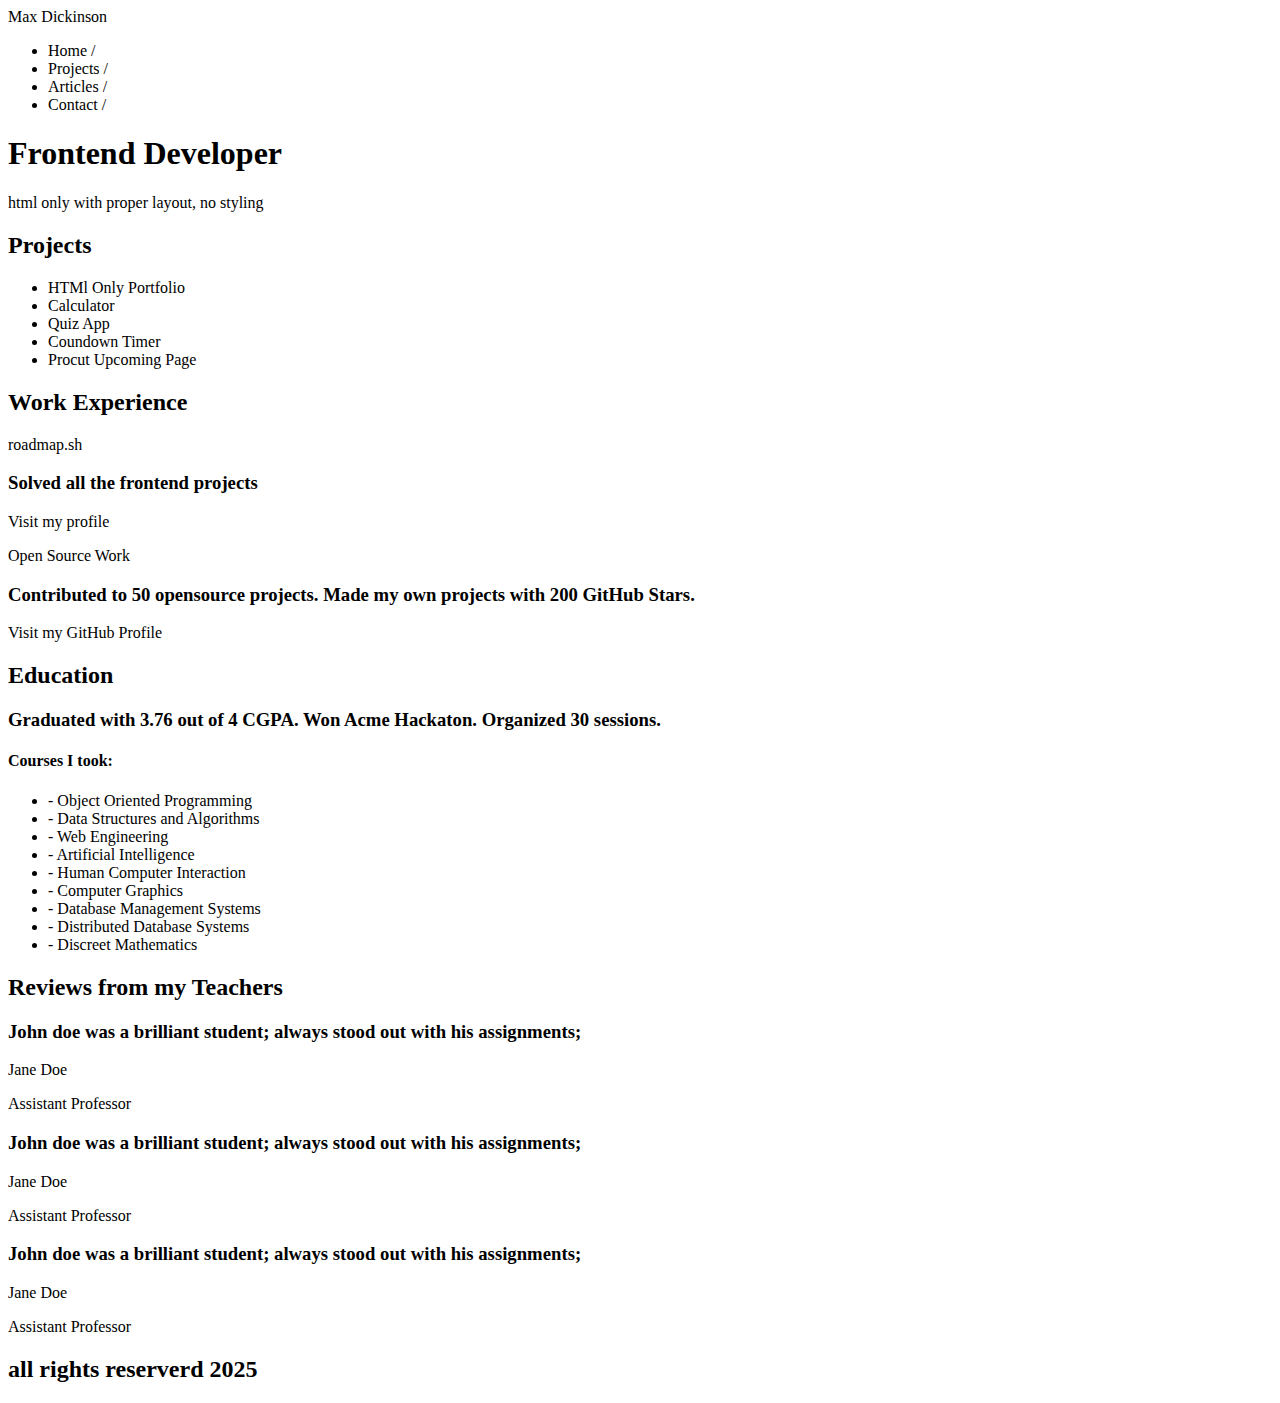
<file: basic-html-website/index.html>
<!DOCTYPE html>
<html lang="en">
  <head>
    <meta charset="UTF-8" />
    <meta name="viewport" content="width=device-width, initial-scale=1.0" />
    <title>Max Dickinson - Basic HTML Website</title>
    <!-- SEO Meta Tags -->
    <meta
      name="description"
      content="Basic HTML Website of Max Dickinson, a Frontend Developer."
    />
    <meta
      name="keywords"
      content="Frontend Developer, HTML, CSS, JavaScript, Resume, Web Development"
    />
    <meta name="Author" content="Max Dickinson" />
    <!-- Open Graph Meta Tags -->
    <meta property="og:title" content="Max Dickinson - Frontend Developer" />
    <meta
      property="og:description"
      content="Basic HTML Website of Max Dickinson, a Frontend Developer."
    />
    <meta property="og:type" content="website" />
  </head>
  <body>
    <main>
      <section>
        <header>
          <div>Max Dickinson</div>
          <nav>
            <ul>
              <li>Home /</li>
              <li>Projects /</li>
              <li>Articles /</li>
              <li>Contact /</li>
            </ul>
          </nav>
        </header>

        <summary>
          <h1>Frontend Developer</h1>
          <p>html only with proper layout, no styling</p>
        </summary>
      </section>

      <section>
        <h2>Projects</h2>
        <ul>
          <li>HTMl Only Portfolio</li>
          <li>Calculator</li>
          <li>Quiz App</li>
          <li>Coundown Timer</li>
          <li>Procut Upcoming Page</li>
        </ul>
      </section>

      <section>
        <h2>Work Experience</h2>

        <article>
          <p>roadmap.sh</p>
          <h3>Solved all the frontend projects</h3>
          <a>Visit my profile</a>
        </article>

        <article>
          <p>Open Source Work</p>
          <h3>
            Contributed to 50 opensource projects. Made my own projects with 200
            GitHub Stars.
          </h3>
          <a>Visit my GitHub Profile</a>
        </article>
      </section>

      <section>
        <h2>Education</h2>
        <h3>
          Graduated with 3.76 out of 4 CGPA. Won Acme Hackaton. Organized 30
          sessions.
        </h3>
        <h4>Courses I took:</h4>

        <ul>
          <li>- Object Oriented Programming</li>
          <li>- Data Structures and Algorithms</li>
          <li>- Web Engineering</li>
          <li>- Artificial Intelligence</li>
          <li>- Human Computer Interaction</li>
          <li>- Computer Graphics</li>
          <li>- Database Management Systems</li>
          <li>- Distributed Database Systems</li>
          <li>- Discreet Mathematics</li>
        </ul>
      </section>

      <footer>
        <h2>Reviews from my Teachers</h2>

        <article>
          <h3>
            John doe was a brilliant student; always stood out with his
            assignments;
          </h3>
          <p>Jane Doe</p>
          <summary>Assistant Professor</summary>
        </article>

        <article>
          <h3>
            John doe was a brilliant student; always stood out with his
            assignments;
          </h3>
          <p>Jane Doe</p>
          <summary>Assistant Professor</summary>
        </article>

        <article>
          <h3>
            John doe was a brilliant student; always stood out with his
            assignments;
          </h3>
          <p>Jane Doe</p>
          <summary>Assistant Professor</summary>
        </article>

        <h2>all rights reserverd 2025</h2>
      </footer>
    </main>
  </body>
</html>
</file>
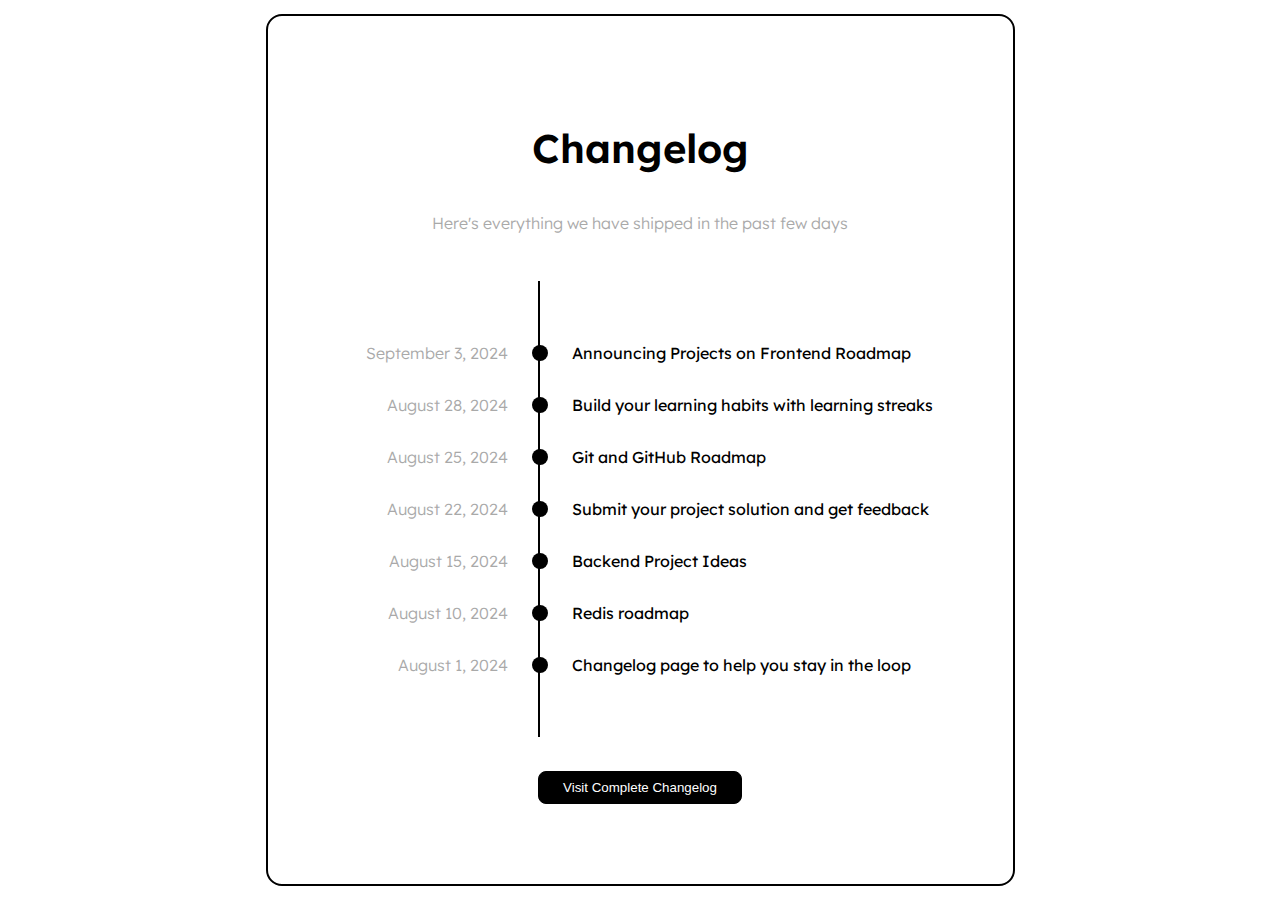
<file: changelog-component/index.html>
<!DOCTYPE html>
<html lang="en">
  <head>
    <meta charset="UTF-8" />
    <meta name="viewport" content="width=device-width, initial-scale=1.0" />
    <link href="styles.css" rel="stylesheet" />
    <link rel="preconnect" href="https://fonts.googleapis.com" />
    <link rel="preconnect" href="https://fonts.gstatic.com" crossorigin />
    <link
      href="https://fonts.googleapis.com/css2?family=Lexend:wght@100..900&family=Noto+Color+Emoji&display=swap"
      rel="stylesheet"
    />
    <title>Changelog Component</title>
  </head>
  <body>
    <main>
      <h1>Changelog</h1>
      <h2>Here's everything we have shipped in the past few days</h2>

      <div class="container">
        <div class="item">
          <div class="left-area"><h2>September 3, 2024</h2></div>
          <div>
            <div class="dot">
              <div class="bar"></div>
            </div>
          </div>
          <h3 class="right-area">Announcing Projects on Frontend Roadmap</h3>
        </div>
        <div class="item">
          <div class="left-area"><h2>August 28, 2024</h2></div>
          <div>
            <div class="dot">
              <div class="bar"></div>
            </div>
          </div>
          <h3 class="right-area">
            Build your learning habits with learning streaks
          </h3>
        </div>
        <div class="item">
          <div class="left-area"><h2>August 25, 2024</h2></div>
          <div>
            <div class="dot">
              <div class="bar"></div>
            </div>
          </div>
          <h3 class="right-area">Git and GitHub Roadmap</h3>
        </div>
        <div class="item">
          <div class="left-area"><h2>August 22, 2024</h2></div>
          <div>
            <div class="dot">
              <div class="bar"></div>
            </div>
          </div>
          <h3 class="right-area">
            Submit your project solution and get feedback
          </h3>
        </div>
        <div class="item">
          <div class="left-area"><h2>August 15, 2024</h2></div>
          <div>
            <div class="dot">
              <div class="bar"></div>
            </div>
          </div>
          <h3 class="right-area">Backend Project Ideas</h3>
        </div>
        <div class="item">
          <div class="left-area"><h2>August 10, 2024</h2></div>
          <div>
            <div class="dot">
              <div class="bar"></div>
            </div>
          </div>
          <h3 class="right-area">Redis roadmap</h3>
        </div>
        <div class="item">
          <div class="left-area"><h2>August 1, 2024</h2></div>
          <div>
            <div class="dot">
              <div class="bar"></div>
              <div class="bar-last"></div>
            </div>
          </div>
          <h3 class="right-area">
            Changelog page to help you stay in the loop
          </h3>
        </div>
      </div>
      <button class="visit-changelog">Visit Complete Changelog</button>
    </main>
  </body>
</html>
</file>
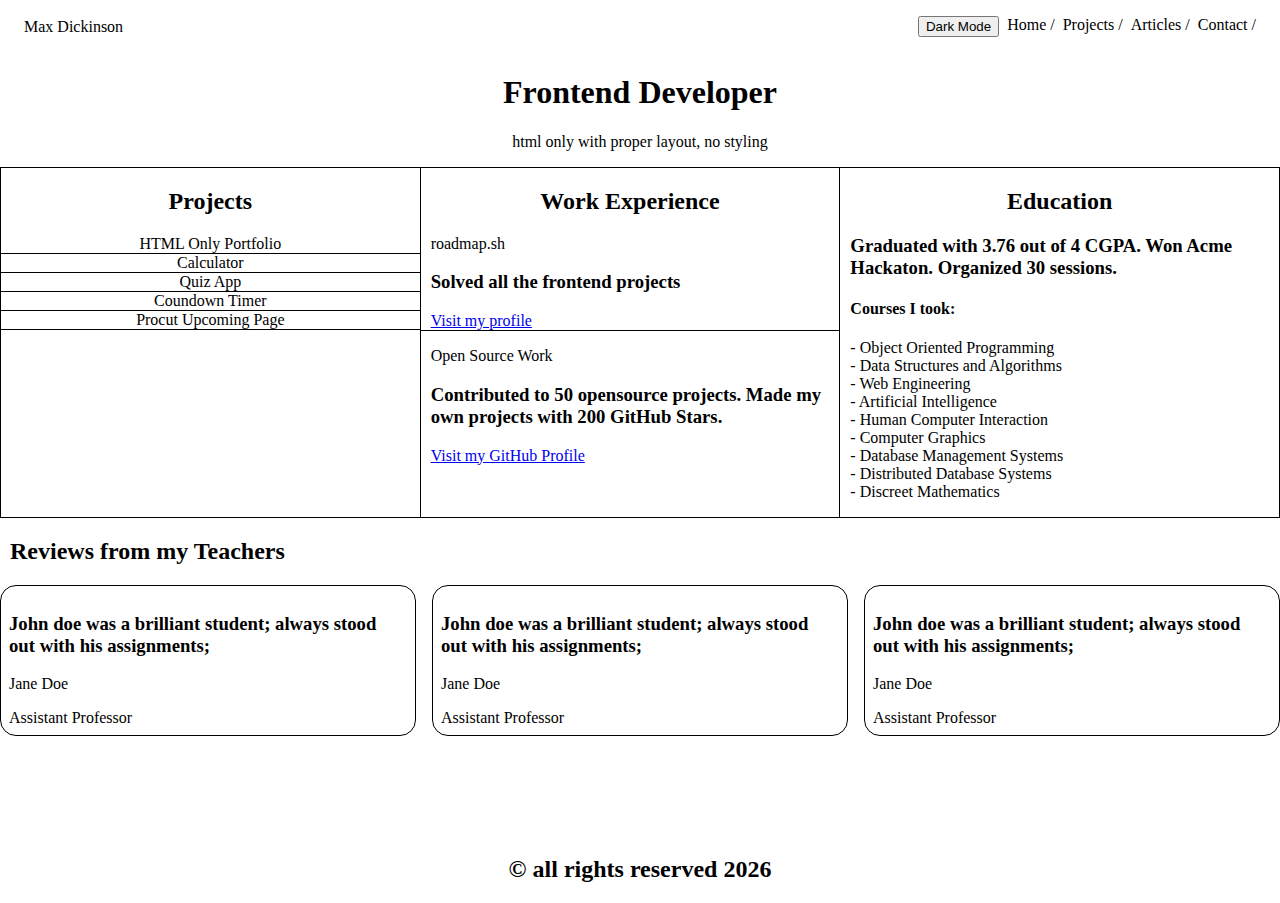
<file: personal-portfolio/index.html>
<!DOCTYPE html>
<html lang="en" data-theme="light">
  <head>
    <meta charset="UTF-8" />
    <meta name="viewport" content="width=device-width, initial-scale=1.0" />
    <link href="styles.css" rel="stylesheet" />
    <link rel="preconnect" href="https://fonts.googleapis.com" />
    <link rel="preconnect" href="https://fonts.gstatic.com" crossorigin />
    <link
      href="https://fonts.googleapis.com/css2?family=Lexend:wght@100..900&family=Noto+Color+Emoji&display=swap"
      rel="stylesheet"
    />
    <title>Max Dickinson - Personal Portfolio</title>
    <!-- SEO Meta Tags -->
    <meta
      name="description"
      content="Personal Portfolio of Max Dickinson, a Frontend Developer."
    />
    <meta
      name="keywords"
      content="Frontend Developer, HTML, CSS, JavaScript, Resume, Web Development"
    />
    <meta name="Author" content="Max Dickinson" />
    <!-- Open Graph Meta Tags -->
    <meta property="og:title" content="Max Dickinson - Frontend Developer" />
    <meta
      property="og:description"
      content="Personal Portfolio of Max Dickinson, a Frontend Developer."
    />
    <meta property="og:type" content="website" />
  </head>
  <body>
    <main>
      <section class="home">
        <header>
          <div>Max Dickinson</div>
          <nav>
            <ul>
              <button id="theme-toggle">Dark Mode</button>
              <li>Home /</li>
              <li>Projects /</li>
              <li>Articles /</li>
              <li>Contact /</li>
            </ul>
          </nav>
        </header>

        <summary>
          <h1>Frontend Developer</h1>
          <p>html only with proper layout, no styling</p>
        </summary>
      </section>

      <div class="technichal">
        <section class="projects">
          <h2 class="title">Projects</h2>
          <ul>
            <li>HTML Only Portfolio</li>
            <li>Calculator</li>
            <li>Quiz App</li>
            <li>Coundown Timer</li>
            <li>Procut Upcoming Page</li>
          </ul>
        </section>

        <section class="work-experience">
          <h2 class="title">Work Experience</h2>

          <article>
            <div class="content">
              <p>roadmap.sh</p>
              <h3>Solved all the frontend projects</h3>
              <a
                href="https://roadmap.sh/u/maxdickinsondev"
                target="_blank"
                rel="noopener noreferrer"
                >Visit my profile</a
              >
            </div>
          </article>

          <article>
            <div class="content">
              <p>Open Source Work</p>
              <h3>
                Contributed to 50 opensource projects. Made my own projects with
                200 GitHub Stars.
              </h3>
              <a
                href="https://github.com/maxdickinsondev"
                target="_blank"
                rel="noopener noreferrer"
                >Visit my GitHub Profile</a
              >
            </div>
          </article>
        </section>

        <section class="education">
          <h2 class="title">Education</h2>
          <h3>
            Graduated with 3.76 out of 4 CGPA. Won Acme Hackaton. Organized 30
            sessions.
          </h3>
          <h4>Courses I took:</h4>

          <ul>
            <li>- Object Oriented Programming</li>
            <li>- Data Structures and Algorithms</li>
            <li>- Web Engineering</li>
            <li>- Artificial Intelligence</li>
            <li>- Human Computer Interaction</li>
            <li>- Computer Graphics</li>
            <li>- Database Management Systems</li>
            <li>- Distributed Database Systems</li>
            <li>- Discreet Mathematics</li>
          </ul>
        </section>
      </div>

      <footer class="footer">
        <h2 class="footer-title">Reviews from my Teachers</h2>

        <div class="footer-container">
          <article class="footer-content">
            <h3>
              John doe was a brilliant student; always stood out with his
              assignments;
            </h3>
            <p>Jane Doe</p>
            <summary>Assistant Professor</summary>
          </article>

          <article class="footer-content">
            <h3>
              John doe was a brilliant student; always stood out with his
              assignments;
            </h3>
            <p>Jane Doe</p>
            <summary>Assistant Professor</summary>
          </article>

          <article class="footer-content">
            <h3>
              John doe was a brilliant student; always stood out with his
              assignments;
            </h3>
            <p>Jane Doe</p>
            <summary>Assistant Professor</summary>
          </article>
        </div>

        <h2 id="copyrights" class="title">&copy; all rights reserved</h2>
      </footer>
    </main>

    <script src="script.js"></script>
  </body>
</html>
</file>
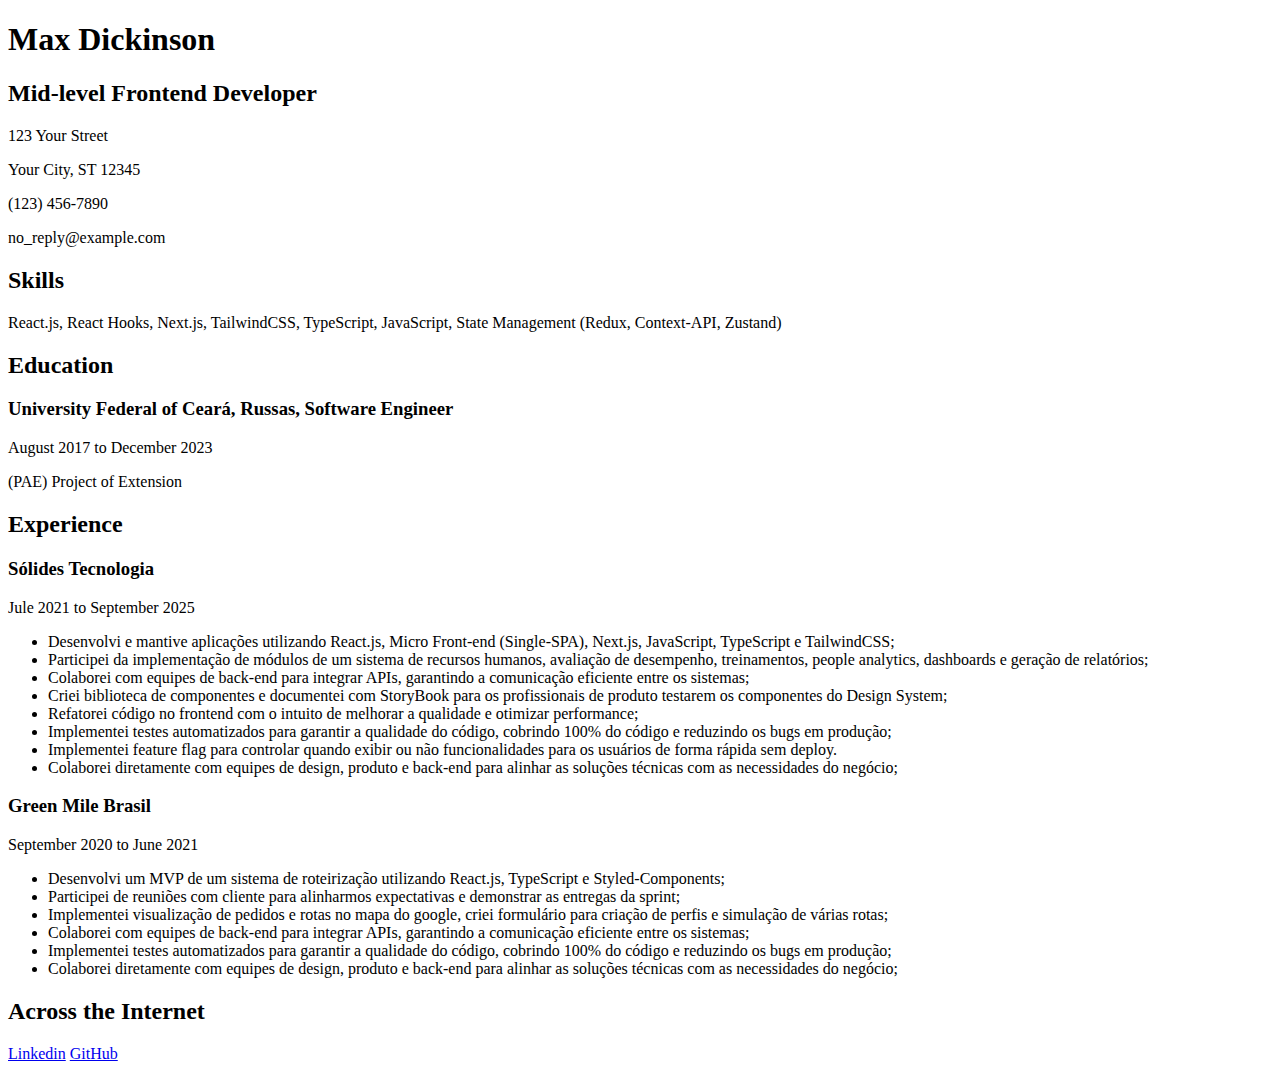
<file: single-page-cv/index.html>
<!DOCTYPE html>
<html lang="en">
  <head>
    <meta charset="UTF-8" />
    <meta name="viewport" content="width=device-width, initial-scale=1.0" />
    <title>Max Dickinson - Frontend Developer</title>
    <link rel="icon" href="%PUBLIC_URL%/favicon.ico" />
    <!-- SEO -->
    <meta
      name="description"
      content="Single Page CV of Max Dickinson, a Frontend Developer."
    />
    <meta
      name="keywords"
      content="Frontend Developer, HTML, CSS, JavaScript, Resume, Web Development"
    />
    <meta name="Author" content="Max Dickinson" />

    <!-- Open Graph Meta Tags -->
    <meta property="og:title" content="Max Dickinson - Frontend Developer" />
    <meta
      property="og:description"
      content="Single Page CV of Max Dickinson, a Frontend Developer."
    />
    <meta property="og:type" content="website" />
    <meta property="og:url" content="https://cv.maxdickinson.com" />
  </head>
  <body>
    <main>
      <h1>Max Dickinson</h1>

      <section>
        <h2>Mid-level Frontend Developer</h2>
        <p>123 Your Street</p>
        <p>Your City, ST 12345</p>
        <p>(123) 456-7890</p>
        <p>no_reply@example.com</p>
      </section>

      <section>
        <h2>Skills</h2>
        <p>
          React.js, React Hooks, Next.js, TailwindCSS, TypeScript, JavaScript,
          State Management (Redux, Context-API, Zustand)
        </p>
      </section>

      <section>
        <h2>Education</h2>
        <h3>University Federal of Ceará, Russas, Software Engineer</h3>
        <p>August 2017 to December 2023</p>
        <p>(PAE) Project of Extension</p>
      </section>

      <section>
        <h2>Experience</h2>

        <article>
          <h3>Sólides Tecnologia</h3>
          <p>Jule 2021 to September 2025</p>
          <ul>
            <li>
              Desenvolvi e mantive aplicações utilizando React.js, Micro
              Front-end (Single-SPA), Next.js, JavaScript, TypeScript e
              TailwindCSS;
            </li>
            <li>
              Participei da implementação de módulos de um sistema de recursos
              humanos, avaliação de desempenho, treinamentos, people analytics,
              dashboards e geração de relatórios;
            </li>
            <li>
              Colaborei com equipes de back-end para integrar APIs, garantindo a
              comunicação eficiente entre os sistemas;
            </li>
            <li>
              Criei biblioteca de componentes e documentei com StoryBook para os
              profissionais de produto testarem os componentes do Design System;
            </li>
            <li>
              Refatorei código no frontend com o intuito de melhorar a qualidade
              e otimizar performance;
            </li>
            <li>
              Implementei testes automatizados para garantir a qualidade do
              código, cobrindo 100% do código e reduzindo os bugs em produção;
            </li>
            <li>
              Implementei feature flag para controlar quando exibir ou não
              funcionalidades para os usuários de forma rápida sem deploy.
            </li>
            <li>
              Colaborei diretamente com equipes de design, produto e back-end
              para alinhar as soluções técnicas com as necessidades do negócio;
            </li>
          </ul>
        </article>

        <article>
          <h3>Green Mile Brasil</h3>
          <p>September 2020 to June 2021</p>
          <ul>
            <li>
              Desenvolvi um MVP de um sistema de roteirização utilizando
              React.js, TypeScript e Styled-Components;
            </li>
            <li>
              Participei de reuniões com cliente para alinharmos expectativas e
              demonstrar as entregas da sprint;
            </li>
            <li>
              Implementei visualização de pedidos e rotas no mapa do google,
              criei formulário para criação de perfis e simulação de várias
              rotas;
            </li>
            <li>
              Colaborei com equipes de back-end para integrar APIs, garantindo a
              comunicação eficiente entre os sistemas;
            </li>
            <li>
              Implementei testes automatizados para garantir a qualidade do
              código, cobrindo 100% do código e reduzindo os bugs em produção;
            </li>
            <li>
              Colaborei diretamente com equipes de design, produto e back-end
              para alinhar as soluções técnicas com as necessidades do negócio;
            </li>
          </ul>
        </article>
      </section>

      <section>
        <h2>Across the Internet</h2>

        <a
          href="https://linkedin.com/in/maxdickinson/"
          target="_blank"
          rel="noopener noreferrer"
          >Linkedin</a
        >
        <a
          href="https://github.com/maxdickinsondev"
          target="_blank"
          rel="noopener noreferrer"
          >GitHub</a
        >
      </section>
    </main>
  </body>
</html>
</file>
<file: changelog-component/styles.css>
body {
  padding: 0;
  margin: 0;
  box-sizing: border-box;

  width: 100vw;
  height: 100vh;

  font-family: "Lexend", sans-serif;
  display: flex;
  align-items: center;
  justify-content: center;
}

main {
  padding: 80px;
  max-width: max-content;
  border-radius: 16px;
  border: 2px solid #000;

  display: flex;
  align-items: center;
  flex-direction: column;
}

h1 {
  font-size: 40px;
  font-weight: 600;
}

h2 {
  font-size: 16px;
  font-weight: 300;
  color: darkgray;
}

h3 {
  font-size: 16px;
  font-weight: 400;
}

.container {
  padding: 80px 0px 80px 0px;
}

.item {
  gap: 24px;
  display: flex;
  align-items: center;
  flex-direction: row;
}

.bar {
  height: 80px;
  width: 2px;
  background-color: black;
  position: absolute;
  bottom: 0px;
  right: 50%;
}

.bar-last {
  height: 80px;
  width: 2px;
  background-color: black;
  position: absolute;
  top: 0px;
  right: 50%;
}

.dot {
  width: 16px;
  height: 16px;
  border-radius: 50%;
  background-color: black;
  position: relative;
}

.left-area {
  text-align: right;
  min-width: 160px;
}

.right-area {
  min-width: 160px;
}

.visit-changelog {
  padding: 8px 24px;
  border-radius: 8px;
  border: 1px solid #000;
  color: white;
  background-color: black;
  cursor: pointer;
}

@media (max-width: 768px) {
  main {
    padding: 20px 20px 80px 20px;
  }

  h1 {
    font-size: 20px;
  }

  h2,
  h3 {
    font-size: 12px;
  }

  .left-area {
    min-width: 120px;
  }
}
</file>
<file: personal-portfolio/styles.css>
body {
  padding: 0px;
  margin: 0px;
  box-sizing: border-box;
}

:root {
  --title: #000000;
  --primary-color: #122124;
}

ul {
  list-style: none;
  padding: 0px;
}

nav ul {
  display: flex;
  gap: 8px;
  flex-direction: row;
}

.title {
  text-align: center;
}

.home {
  text-align: center;
}

.home header {
  display: flex;
  padding: 0px 24px;
  align-items: center;
  flex-direction: column;

  @media (min-width: 1000px) {
    flex-direction: row;
    justify-content: space-between;
  }
}

.home nav {
  display: flex;
  padding: 0px;
  align-items: center;
  justify-content: center;
}

.projects {
  text-align: center;
  width: 100%;
}

.work-experience {
  width: 100%;
}

.education {
  width: 100%;
  padding: 0px 10px;
}

.projects ul {
  list-style: none;
}

.technichal {
  display: flex;
  flex-direction: column;

  @media (min-width: 1000px) {
    flex-direction: row;
  }
}

.technichal .projects {
  border: 0.1px solid #000000;
}

.technichal .projects ul li {
  border-bottom: 0.1px solid #000000;
}

.technichal .work-experience {
  border-top: 0.1px solid #000000;
  border-bottom: 0.1px solid #000000;
}

.technichal .work-experience article:first-of-type {
  border-bottom: 0.1px solid #000000;
}

.technichal .work-experience .content {
  padding: 0px 10px;
}

.education {
  border: 0.1px solid #000000;
}

footer div {
  display: flex;
  gap: 16px;
  flex-direction: column;

  @media (min-width: 1000px) {
    flex-direction: row;
    padding-bottom: 100px;
  }

  article {
    padding: 8px;
    border: 0.1px solid #000000;
    border-radius: 16px;
  }
}

.footer-title {
  padding-left: 10px;
}
</file>
